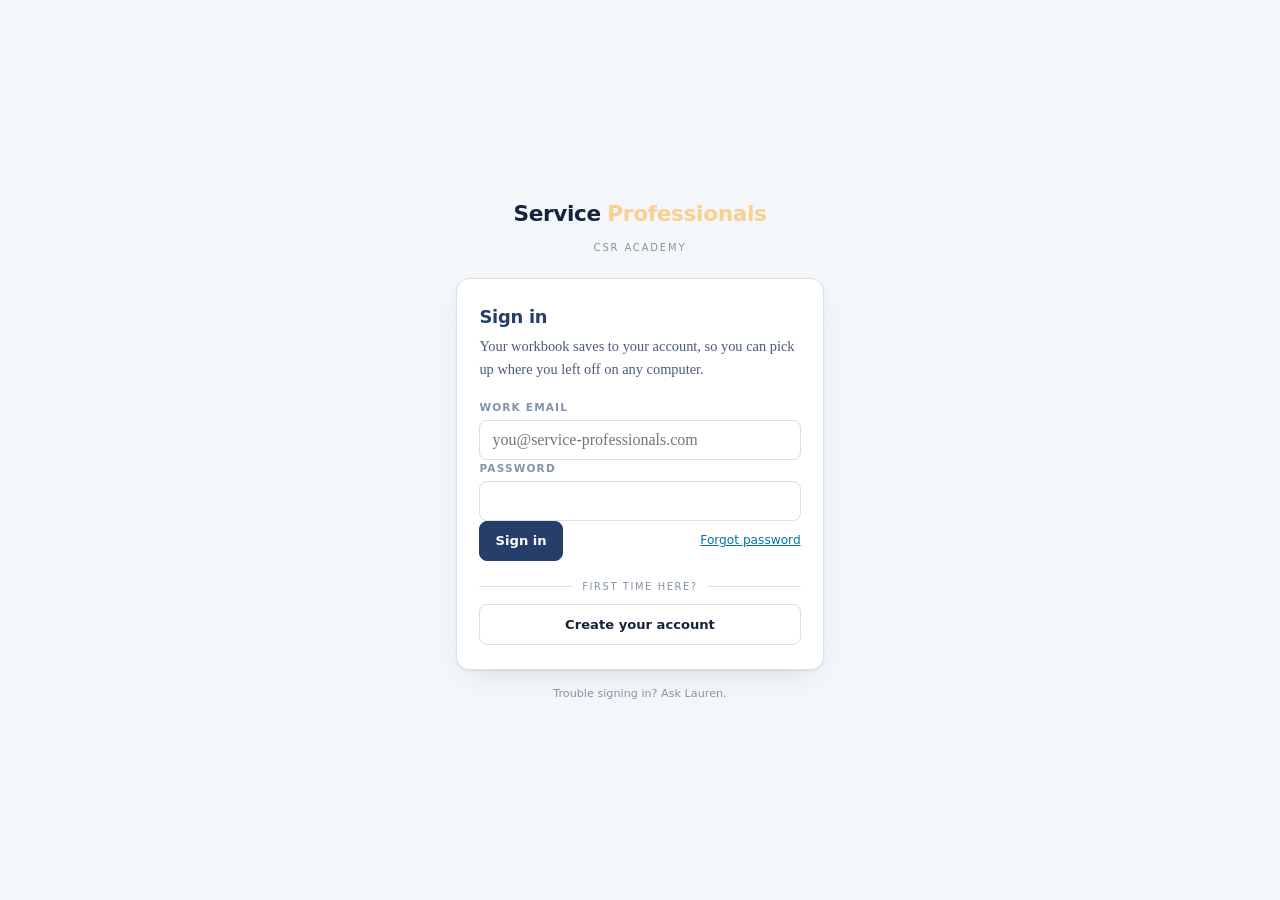
<file: public/index.html>
<!doctype html>
<html lang="en">
<head>
<meta charset="utf-8">
<meta name="viewport" content="width=device-width, initial-scale=1">
<title>Sign in — Service Professionals CSR Academy</title>
<link rel="stylesheet" href="assets/sp-brand.css">
<style>
  body{min-height:100vh;display:grid;place-items:center;padding:1.25rem}
  .wrap{width:100%;max-width:23rem}
  .crest{text-align:center;margin-bottom:1.4rem}
  .crest .crest-mark{justify-content:center;font-size:1.35rem}
  .crest .eyebrow{margin-top:.5rem;color:var(--ink-faint)}
  .card{background:var(--card);border:1px solid var(--rule);border-radius:13px;
        box-shadow:var(--shadow);padding:1.5rem 1.4rem}
  .card > form{display:grid;gap:.9rem}
  h1{font-size:1.12rem;font-weight:800;letter-spacing:-.015em;color:var(--navy)}
  .sub{font-size:.9rem;color:var(--ink-soft);margin-top:.2rem}
  .row{display:flex;align-items:center;gap:.75rem;flex-wrap:wrap}
  .row .spacer{flex:1}
  .link{background:none;border:0;padding:0;font-family:var(--sans);font-size:.76rem;
        color:var(--cyan-ink);text-decoration:underline}
  .foot{margin-top:1rem;text-align:center;font-family:var(--sans);font-size:.7rem;color:var(--ink-faint);line-height:1.5}
  .pane[hidden]{display:none}
  .hint{font-family:var(--sans);font-size:.7rem;color:var(--ink-faint);margin-top:-.4rem;line-height:1.45}

  .or{display:flex;align-items:center;gap:.6rem;margin:1.1rem 0 .6rem;
      font-family:var(--sans);font-size:.62rem;letter-spacing:.16em;text-transform:uppercase;color:var(--ink-faint)}
  .or::before,.or::after{content:"";flex:1;height:1px;background:var(--rule)}
  .busy{display:grid;gap:.5rem;place-items:center;padding:1.6rem 0;text-align:center}
  .busy .sub{margin:0}
  .spin{width:1.3rem;height:1.3rem;border-radius:50%;border:2px solid var(--rule);
        border-top-color:var(--cyan);animation:sp .8s linear infinite}
  @keyframes sp{to{transform:rotate(360deg)}}
  @media (prefers-reduced-motion:reduce){.spin{animation-duration:2.4s}}

  /* local mode */
  .who-list{display:grid;gap:.4rem;margin-top:1rem}
  .who-btn{display:flex;align-items:center;gap:.6rem;width:100%;text-align:left;
           padding:.6rem .8rem;border-radius:9px;background:var(--card);border:1px solid var(--rule);
           font-family:var(--sans);font-size:.9rem;font-weight:600;color:var(--ink)}
  .who-btn:hover{border-color:var(--cyan);box-shadow:0 0 0 3px var(--cyan-wash)}
  .who-btn .tag{margin-left:auto;font-size:.6rem;letter-spacing:.12em;text-transform:uppercase;
                font-weight:700;color:var(--ink-faint)}
  .who-btn .tag.mgr{color:var(--orange-ink)}
  .addbox{display:grid;gap:.7rem;margin-top:.3rem}
  .addbox .row2{display:grid;grid-template-columns:1fr auto;gap:.6rem;align-items:end}
</style>
</head>
<body>
<div class="wrap">
  <div class="crest">
    <div class="crest-mark"><b>Service</b><span>Professionals</span></div>
    <div class="eyebrow">CSR Academy</div>
  </div>

  <div class="card">
    <!-- checking an existing session, or coming back from a link -->
    <div class="pane" id="paneBusy">
      <div class="busy">
        <div class="spin" aria-hidden="true"></div>
        <p class="sub" id="busyText">Signing you in&hellip;</p>
      </div>
    </div>

    <!-- local mode: say who you are -->
    <div class="pane" id="paneLocal" hidden>
      <h1 id="localTitle">Who&rsquo;s using this computer?</h1>
      <p class="sub" id="localSub">Everything saves in this browser, on this machine.</p>

      <div class="msg info" style="margin-top:1rem;font-size:.76rem">
        <b>Local mode.</b> Nothing leaves this computer and nothing is shared.
        Progress won&rsquo;t follow anyone to another machine. Export from the
        dashboard before you clear browser data.
      </div>

      <div class="msg err" id="errLocal" hidden style="margin-top:.7rem"></div>
      <div class="who-list" id="whoList"></div>

      <div class="or" id="addDivider">or add someone</div>
      <form class="addbox" id="formAdd">
        <div class="row2">
          <div class="field">
            <label for="newName">Name</label>
            <input id="newName" type="text" autocomplete="off" required placeholder="First Last">
          </div>
          <div class="field">
            <label for="newRole">Role</label>
            <select id="newRole">
              <option value="rep">Rep</option>
              <option value="manager">Manager</option>
            </select>
          </div>
        </div>
        <button type="submit" class="btn primary" id="btnAdd">Add them</button>
      </form>
    </div>

    <!-- hosted: sign in -->
    <div class="pane" id="paneSignIn" hidden>
      <h1>Sign in</h1>
      <p class="sub">Your workbook saves to your account, so you can pick up where you left off on any computer.</p>

      <div class="msg err" id="errTop" hidden style="margin-top:1rem"></div>
      <div class="msg ok" id="okTop" hidden style="margin-top:1rem"></div>

      <form id="formSignIn" style="margin-top:1.1rem">
        <div class="field">
          <label for="email">Work email</label>
          <input id="email" type="email" autocomplete="username" required
                 placeholder="you@service-professionals.com">
        </div>
        <div class="field">
          <label for="password">Password</label>
          <input id="password" type="password" autocomplete="current-password" required>
        </div>
        <div class="row">
          <button type="submit" class="btn primary" id="btnSignIn">Sign in</button>
          <span class="spacer"></span>
          <button type="button" class="link" id="toReset">Forgot password</button>
        </div>
      </form>

      <div class="or">first time here?</div>
      <button type="button" class="btn" id="toSignUp" style="width:100%">Create your account</button>
    </div>

    <!-- hosted: create an account -->
    <div class="pane" id="paneSignUp" hidden>
      <h1>Create your account</h1>
      <p class="sub">Use your Service Professionals email and pick your own password. Nobody hands you one.</p>

      <form id="formSignUp" style="margin-top:1.1rem">
        <div class="msg err" id="errSignUp" hidden></div>
        <div class="field">
          <label for="suEmail">Work email</label>
          <input id="suEmail" type="email" autocomplete="username" required
                 placeholder="you@service-professionals.com">
        </div>
        <p class="hint">Has to end in @service-professionals.com.</p>
        <div class="field">
          <label for="suPassword">Choose a password</label>
          <input id="suPassword" type="password" autocomplete="new-password" minlength="10" required>
        </div>
        <p class="hint">At least 10 characters, and not one you use anywhere else.</p>
        <div class="field">
          <label for="suPassword2">Type it again</label>
          <input id="suPassword2" type="password" autocomplete="new-password" minlength="10" required>
        </div>
        <div class="row">
          <button type="submit" class="btn primary" id="btnSignUp">Create account</button>
          <span class="spacer"></span>
          <button type="button" class="link" id="backFromSignUp">Back to sign in</button>
        </div>
      </form>
    </div>

    <!-- hosted: request a reset -->
    <div class="pane" id="paneReset" hidden>
      <h1>Reset your password</h1>
      <p class="sub">We&rsquo;ll email you a link to set a new one.</p>
      <form id="formReset" style="margin-top:1.1rem">
        <div class="msg err" id="errReset" hidden></div>
        <div class="msg ok" id="okReset" hidden></div>
        <div class="field">
          <label for="resetEmail">Work email</label>
          <input id="resetEmail" type="email" autocomplete="username" required>
        </div>
        <div class="row">
          <button type="submit" class="btn primary" id="btnReset">Send the link</button>
          <span class="spacer"></span>
          <button type="button" class="link" id="backToSignIn">Back to sign in</button>
        </div>
      </form>
      <p class="hint" style="margin-top:.8rem">
        If the email doesn&rsquo;t turn up, ask Lauren &mdash; she can reset it for you directly.
      </p>
    </div>

    <!-- hosted: set a new password (arrived from the emailed link) -->
    <div class="pane" id="paneNew" hidden>
      <h1>Choose a new password</h1>
      <p class="sub">At least 10 characters. Use something you don&rsquo;t use anywhere else.</p>
      <form id="formNew" style="margin-top:1.1rem">
        <div class="msg err" id="errNew" hidden></div>
        <div class="field">
          <label for="newPassword">New password</label>
          <input id="newPassword" type="password" autocomplete="new-password" minlength="10" required>
        </div>
        <div class="field">
          <label for="newPassword2">Type it again</label>
          <input id="newPassword2" type="password" autocomplete="new-password" minlength="10" required>
        </div>
        <button type="submit" class="btn primary" id="btnNew">Save and continue</button>
      </form>
    </div>
  </div>

  <p class="foot">Trouble signing in? Ask Lauren.</p>
</div>

<script src="assets/sp-config.js"></script>
<script src="assets/sp-api.js"></script>
<script src="assets/sp-local.js"></script>
<script>
(function () {
  "use strict";
  var $ = function (id) { return document.getElementById(id); };
  var PANES = ["paneBusy", "paneLocal", "paneSignIn", "paneSignUp", "paneReset", "paneNew"];
  var local = !!(window.SP && SP.isLocal && SP.isLocal());

  function pane(name) { PANES.forEach(function (p) { $(p).hidden = (p !== name); }); }
  function show(el, text) { el.textContent = text; el.hidden = false; }
  function hide(el) { el.hidden = true; }
  function esc(s) {
    return String(s == null ? "" : s).replace(/[&<>"]/g, function (c) {
      return { "&": "&amp;", "<": "&lt;", ">": "&gt;", '"': "&quot;" }[c];
    });
  }

  function land() {
    /* managers go to the dashboard, reps go to the book */
    location.href = SP.isManager() ? "dashboard.html" : "book.html";
  }

  function toSignIn(message, okMessage) {
    pane("paneSignIn");
    if (message) show($("errTop"), message); else hide($("errTop"));
    if (okMessage) show($("okTop"), okMessage); else hide($("okTop"));
  }

  if (!SP.configured()) {
    toSignIn("Something didn't load — assets/sp-local.js is missing. Reload the page.");
    $("btnSignIn").disabled = true;
    return;
  }

  /* ================================ local =============================== */
  if (local) {
    var firstRun = false;

    var renderWho = function () {
      return SP.listPeople().then(function (people) {
        firstRun = !people.length;
        $("localTitle").textContent = firstRun ? "Set up this computer" : "Who’s using this computer?";
        $("localSub").textContent = firstRun
          ? "Add yourself first. Make yourself a manager — that's what opens the dashboard."
          : "Everything saves in this browser, on this machine.";
        $("whoList").innerHTML = people.map(function (p) {
          return '<button type="button" class="who-btn" data-who="' + esc(p.id) + '">' +
            esc(p.full_name || "(no name)") +
            '<span class="tag' + (p.role === "manager" ? " mgr" : "") + '">' +
            esc(p.role) + "</span></button>";
        }).join("");
        $("addDivider").hidden = firstRun;
        $("newRole").value = firstRun ? "manager" : "rep";
        pane("paneLocal");
      });
    };

    $("whoList").addEventListener("click", function (e) {
      var b = e.target.closest("[data-who]");
      if (!b) return;
      hide($("errLocal"));
      b.disabled = true;
      SP.signInAs(b.dataset.who).then(land, function (err) {
        b.disabled = false;
        show($("errLocal"), err.message);
      });
    });

    $("formAdd").addEventListener("submit", function (e) {
      e.preventDefault();
      hide($("errLocal"));
      var name = $("newName").value.trim();
      if (!name) return;
      var wasFirst = firstRun;
      $("btnAdd").disabled = true;
      SP.createPerson(name, $("newRole").value).then(function (p) {
        $("btnAdd").disabled = false;
        $("newName").value = "";
        if (wasFirst) return SP.signInAs(p.id).then(land);
        return renderWho();
      }, function (err) {
        $("btnAdd").disabled = false;
        show($("errLocal"), err.message);
      });
    });

    if (SP.signedIn()) {
      pane("paneBusy");
      $("busyText").textContent = "Opening your book…";
      SP.loadProfile().then(function (p) {
        if (p) { land(); return; }
        return SP.signOut().then(renderWho);
      }, renderWho);
    } else {
      renderWho();
    }
    return;
  }

  /* =============================== hosted =============================== */
  /* A password-reset link is the ONLY thing that reaches the new-password
     screen. Any other callback carrying tokens is an ordinary sign-in. */
  SP.finishSignIn().then(function (r) {
    if (r.kind === "recovery") { pane("paneNew"); return; }
    if (r.kind === "error")    { toSignIn(r.message); return; }
    if (r.kind === "signedin" || SP.signedIn()) {
      $("busyText").textContent = r.kind === "signedin" ? "Signing you in…" : "Checking your session…";
      pane("paneBusy");
      SP.loadProfile().then(function (p) {
        if (!p) { toSignIn("Your account exists but has no profile row. Tell Lauren."); return; }
        land();
      }, function (err) {
        SP.signOut();
        toSignIn(/not signed in|jwt|token/i.test(err.message || "") ? "" : err.message);
      });
      return;
    }
    toSignIn();
  });

  $("formSignIn").addEventListener("submit", function (e) {
    e.preventDefault();
    hide($("errTop")); hide($("okTop"));
    $("btnSignIn").disabled = true;
    $("btnSignIn").textContent = "Signing in…";
    SP.signIn($("email").value, $("password").value).then(land, function (err) {
      $("btnSignIn").disabled = false;
      $("btnSignIn").textContent = "Sign in";
      var m = /invalid login/i.test(err.message)
        ? "That email and password don't match. Check caps lock, or use Forgot password."
        : err.message;
      show($("errTop"), m);
    });
  });

  $("toSignUp").addEventListener("click", function () {
    $("suEmail").value = $("email").value;
    hide($("errSignUp"));
    pane("paneSignUp");
    $("suEmail").focus();
  });
  $("backFromSignUp").addEventListener("click", function () { toSignIn(); });

  $("formSignUp").addEventListener("submit", function (e) {
    e.preventDefault();
    hide($("errSignUp"));
    if ($("suPassword").value !== $("suPassword2").value) {
      show($("errSignUp"), "Those two passwords don't match.");
      return;
    }
    $("btnSignUp").disabled = true;
    $("btnSignUp").textContent = "Creating…";
    SP.signUp($("suEmail").value, $("suPassword").value).then(land, function (err) {
      $("btnSignUp").disabled = false;
      $("btnSignUp").textContent = "Create account";
      /* "check your email" is good news, not a failure — show it as such on the
         sign-in pane rather than as a red error here. */
      if (err.needsConfirmation) { toSignIn("", err.message); return; }
      show($("errSignUp"), err.message);
    });
  });

  $("toReset").addEventListener("click", function () {
    $("resetEmail").value = $("email").value;
    pane("paneReset");
  });
  $("backToSignIn").addEventListener("click", function () { toSignIn(); });

  $("formReset").addEventListener("submit", function (e) {
    e.preventDefault();
    hide($("errReset")); hide($("okReset"));
    $("btnReset").disabled = true;
    SP.requestPasswordReset($("resetEmail").value).then(function () {
      $("btnReset").disabled = false;
      show($("okReset"), "Check your email for the reset link. It can take a minute to arrive.");
    }, function (err) {
      $("btnReset").disabled = false;
      show($("errReset"), err.message);
    });
  });

  $("formNew").addEventListener("submit", function (e) {
    e.preventDefault();
    hide($("errNew"));
    if ($("newPassword").value !== $("newPassword2").value) {
      show($("errNew"), "Those two passwords don't match.");
      return;
    }
    $("btnNew").disabled = true;
    SP.setPassword($("newPassword").value).then(function () {
      return SP.loadProfile();
    }).then(land, function (err) {
      $("btnNew").disabled = false;
      show($("errNew"), err.message);
    });
  });
})();
</script>
</body>
</html>
</file>
<file: public/assets/sp-brand.css>
/* Service Professionals brand tokens — shared by login and dashboard.
   Colors from the company logo guide. Keep in sync with book.html. */
:root{
  --paper:#F4F7FA; --card:#FFFFFF; --card-2:#FBFCFE;
  --ink:#16233A; --ink-soft:#4B5B76; --ink-faint:#8493AB;
  --rule:#D9E0EA; --rule-soft:#E9EEF4;
  --navy:#263F6A; --navy-deep:#1B2E4E; --navy-wash:#E9EFF7;
  --cyan:#009FDA; --cyan-ink:#00749F; --cyan-wash:#E3F4FC;
  --orange:#E37222; --orange-ink:#AF5310; --orange-wash:#FDF0E4;
  --sand:#FBCE92; --sand-wash:#FDF3E3;
  --good:#1E7A5A; --good-wash:#E4F4EE;
  --warn:#B4571A;
  --shadow:0 1px 2px rgba(22,35,58,.06), 0 10px 28px -14px rgba(22,35,58,.22);
  --sans:"Futura","Avenir Next","Century Gothic","Segoe UI",system-ui,-apple-system,sans-serif;
  --serif:"Sitka Text",Charter,"Bitstream Charter",Cambria,Georgia,serif;
  --mono:"IBM Plex Mono",Consolas,"Liberation Mono",ui-monospace,monospace;
}
@media (prefers-color-scheme:dark){
  :root:not([data-theme="light"]){
    --paper:#0E1420; --card:#161F2E; --card-2:#1B2536;
    --ink:#E7EDF6; --ink-soft:#AAB8CD; --ink-faint:#6E7F99;
    --rule:#28364C; --rule-soft:#1F2B3D;
    --navy:#5A87CC; --navy-deep:#0A111C; --navy-wash:#1A2540;
    --cyan:#37B8EC; --cyan-ink:#79CFF4; --cyan-wash:#122A3A;
    --orange:#F08B45; --orange-ink:#F6AE73; --orange-wash:#2C1F13;
    --sand:#E4C48F; --sand-wash:#241D12;
    --good:#57C79C; --good-wash:#12271F;
    --warn:#F0A164;
    --shadow:0 1px 2px rgba(0,0,0,.35), 0 12px 30px -14px rgba(0,0,0,.6);
  }
}
:root[data-theme="dark"]{
  --paper:#0E1420; --card:#161F2E; --card-2:#1B2536;
  --ink:#E7EDF6; --ink-soft:#AAB8CD; --ink-faint:#6E7F99;
  --rule:#28364C; --rule-soft:#1F2B3D;
  --navy:#5A87CC; --navy-deep:#0A111C; --navy-wash:#1A2540;
  --cyan:#37B8EC; --cyan-ink:#79CFF4; --cyan-wash:#122A3A;
  --orange:#F08B45; --orange-ink:#F6AE73; --orange-wash:#2C1F13;
  --sand:#E4C48F; --sand-wash:#241D12;
  --good:#57C79C; --good-wash:#12271F;
  --warn:#F0A164;
  --shadow:0 1px 2px rgba(0,0,0,.35), 0 12px 30px -14px rgba(0,0,0,.6);
}

*{box-sizing:border-box}
body{margin:0;background:var(--paper);color:var(--ink);font-family:var(--serif);font-size:16.5px;line-height:1.6}
h1,h2,h3,h4,.u-sans{font-family:var(--sans);margin:0}
p{margin:0}
a{color:var(--cyan-ink)}
button{font:inherit;color:inherit;cursor:pointer}
:focus-visible{outline:2.5px solid var(--cyan);outline-offset:2px;border-radius:3px}

.crest-mark{display:flex;align-items:baseline;gap:.4rem;font-family:var(--sans)}
.crest-mark b{font-weight:800;letter-spacing:-.015em}
.crest-mark span{font-weight:600;letter-spacing:-.015em;color:var(--sand)}
.eyebrow{font-family:var(--sans);font-size:.62rem;letter-spacing:.19em;text-transform:uppercase}

.btn{font-family:var(--sans);font-size:.82rem;font-weight:600;background:var(--card);color:var(--ink);
     border:1px solid var(--rule);border-radius:8px;padding:.55rem .95rem}
.btn:hover{border-color:var(--cyan);color:var(--cyan-ink)}
.btn.primary{background:var(--navy);color:#fff;border-color:var(--navy)}
.btn.primary:hover{background:var(--cyan);border-color:var(--cyan);color:#04283A}
.btn[disabled]{opacity:.55;cursor:not-allowed}
.btn.ghost{background:transparent;border-style:dashed}

.field{display:grid;gap:.3rem}
.field label{font-family:var(--sans);font-size:.66rem;letter-spacing:.11em;text-transform:uppercase;
             color:var(--ink-faint);font-weight:700}
.field input,.field textarea,.field select{
  width:100%;font-family:var(--serif);font-size:1rem;color:var(--ink);background:var(--card);
  border:1px solid var(--rule);border-radius:8px;padding:.6rem .75rem}
.field input:focus,.field textarea:focus{border-color:var(--cyan);box-shadow:0 0 0 3px var(--cyan-wash);outline:none}

.msg{border-radius:8px;padding:.65rem .8rem;font-family:var(--sans);font-size:.82rem;line-height:1.45}
.msg.err{background:var(--orange-wash);color:var(--orange-ink);border:1px solid var(--orange)}
.msg.ok{background:var(--good-wash);color:var(--good);border:1px solid var(--good)}
.msg.info{background:var(--navy-wash);color:var(--navy);border:1px solid var(--rule)}
.msg[hidden]{display:none}
</file>
